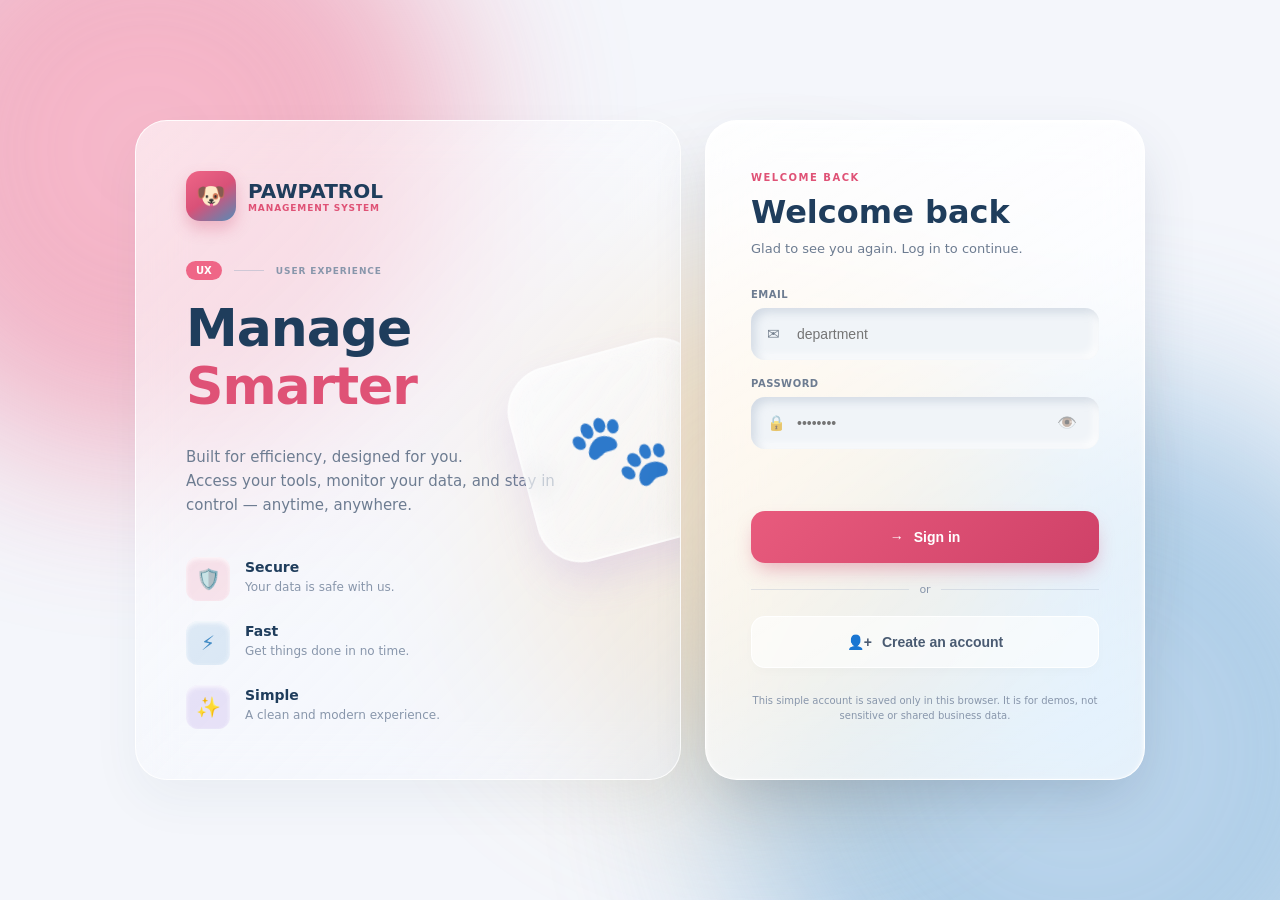
<file: index.html>
<!DOCTYPE html>
<html lang="en">

<head>
    <meta charset="UTF-8">
    <meta name="viewport" content="width=device-width, initial-scale=1.0">

    <title>PAWPATROL - Management System</title>

    <link rel="stylesheet" href="style.css">
    <style>
        .dashboard-page header {
            box-shadow: 0 4px 18px rgba(35, 71, 107, 0.06);
        }

        .dashboard-page aside {
            padding-top: 10px;
            background: linear-gradient(180deg, #fff 0%, #fffafd 100%);
        }

        .dashboard-page aside a {
            position: relative;
            overflow: hidden;
            transition: background 180ms ease, color 180ms ease, transform 180ms ease, box-shadow 180ms ease, padding-left 180ms ease, filter 180ms ease;
        }

        .dashboard-page aside a::before {
            content: "";
            position: absolute;
            inset: 0;
            background: linear-gradient(120deg, rgba(255,255,255,0.85) 0%, rgba(255,255,255,0.18) 35%, rgba(255,255,255,0.02) 100%);
            opacity: 0;
            transform: translateX(-110%);
            transition: transform 260ms ease, opacity 200ms ease;
            pointer-events: none;
        }

        .dashboard-page aside a:hover::before {
            opacity: 1;
            transform: translateX(110%);
        }

        .dashboard-page aside a:not(.active):hover {
            padding-left: 31px;
            background: linear-gradient(90deg, rgba(223, 82, 118, 0.06), rgba(255,255,255,0.8));
            box-shadow: inset 0 0 0 1px rgba(223, 82, 118, 0.06);
            transform: translateX(3px);
            filter: brightness(1.04);
        }

        .dashboard-page aside a:active,
        .dashboard-page aside a.nav-pressed {
            transform: scale(0.98);
            box-shadow: inset 0 0 0 1px rgba(223, 82, 118, 0.12);
        }

        .dashboard-page main > h2 {
            color: #23476b;
            letter-spacing: 0.04em;
        }

        .dashboard-welcome {
            position: relative;
            display: flex;
            align-items: center;
            justify-content: space-between;
            min-height: 112px;
            margin: -4px 0 26px;
            padding: 22px 28px;
            overflow: hidden;
            border: 1px solid rgba(223, 82, 118, 0.12);
            border-radius: 16px;
            background:
                radial-gradient(circle at 88% 15%, rgba(255, 255, 255, 0.72), transparent 26%),
                linear-gradient(115deg, #fff2f5 0%, #f2f7ff 55%, #fff8ec 100%);
            box-shadow: 0 9px 26px rgba(35, 71, 107, 0.07);
            animation: dashboard-rise-in 480ms ease-out both;
        }

        .dashboard-welcome::after {
            position: absolute;
            right: 28px;
            bottom: -29px;
            color: rgba(223, 82, 118, 0.11);
            content: "🐾";
            font-size: 104px;
            line-height: 1;
            transform: rotate(-16deg);
            pointer-events: none;
        }

        .dashboard-welcome-copy {
            position: relative;
            z-index: 1;
        }

        .dashboard-welcome-label {
            display: inline-block;
            margin-bottom: 7px;
            color: #c54468;
            font-size: 11px;
            font-weight: 700;
            letter-spacing: 0.12em;
        }

        .dashboard-welcome h2 {
            margin: 0;
            color: #23476b;
            font-size: 27px;
            letter-spacing: 0.025em;
        }

        .dashboard-intro {
            margin: 6px 0 0;
            color: #586b82;
            font-size: 14px;
        }

        .dashboard-page .cards {
            margin-top: 0;
        }

        .card {
            position: relative;
            overflow: hidden;
            border: 1px solid rgba(35, 71, 107, 0.06);
            box-shadow: 0 5px 16px rgba(35, 71, 107, 0.055);
            animation: dashboard-rise-in 420ms both;
        }

        .card:nth-child(2) { animation-delay: 70ms; }
        .card:nth-child(3) { animation-delay: 140ms; }
        .card:nth-child(4) { animation-delay: 210ms; }

        .card::after {
            position: absolute;
            top: -34px;
            right: -26px;
            width: 105px;
            height: 105px;
            border-radius: 50%;
            background: currentColor;
            content: "";
            opacity: 0.045;
            pointer-events: none;
            transition: transform 220ms ease, opacity 220ms ease;
        }

        .card:hover {
            transform: translateY(-4px);
            box-shadow: 0 13px 25px rgba(35, 71, 107, 0.12);
        }

        .card:hover::after {
            transform: scale(1.35);
            opacity: 0.075;
        }

        .card.pink { color: #df5276; border-top: 3px solid #df5276; }
        .card.blue { color: #438cc5; border-top: 3px solid #438cc5; }
        .card.green { color: #58a850; border-top: 3px solid #66b85d; }
        .card.orange { color: #d9942e; border-top: 3px solid #e9a23d; }

        .card .icon {
            transition: transform 220ms ease, box-shadow 220ms ease;
        }

        .card:hover .icon {
            transform: rotate(-7deg) scale(1.08);
            box-shadow: 0 6px 12px rgba(35, 71, 107, 0.14);
        }

        .card span { color: #697586; }
        .card strong { color: #25354a; font-size: 27px; }

        .card.dashboard-card-click {
            animation: dashboard-card-tap 240ms ease-out;
        }

        @keyframes dashboard-card-tap {
            45% { transform: scale(0.97); }
            100% { transform: scale(1); }
        }

        @keyframes dashboard-rise-in {
            from { opacity: 0; transform: translateY(12px); }
            to { opacity: 1; transform: translateY(0); }
        }

        .dashboard-page .tables > section,
        .dashboard-page .dashboard-shop-info {
            border: 1px solid rgba(35, 71, 107, 0.06);
            border-radius: 12px;
            box-shadow: 0 5px 18px rgba(35, 71, 107, 0.055);
            animation: dashboard-rise-in 500ms 180ms both;
            transition: box-shadow 180ms ease, transform 180ms ease;
        }

        .dashboard-page .tables > section:hover,
        .dashboard-page .dashboard-shop-info:hover {
            transform: translateY(-2px);
            box-shadow: 0 10px 24px rgba(35, 71, 107, 0.09);
        }

        .dashboard-page section h3 {
            color: #23476b;
            border-bottom-color: #edf0f4;
        }

        .dashboard-page tbody tr {
            transition: background 160ms ease, transform 160ms ease;
        }

        .dashboard-page tbody tr:hover {
            background: #fff7f9;
        }

        .dashboard-page .dashboard-shop-info {
            margin-top: 25px;
            border-left: 4px solid #df5276;
        }

        .dashboard-page .dashboard-shop-details p {
            transition: background 160ms ease, padding 160ms ease;
        }

        .dashboard-page .dashboard-shop-details p:hover {
            padding-right: 8px;
            padding-left: 8px;
            border-radius: 6px;
            background: #fff7f9;
        }

        .dashboard-click-feedback {
            animation: dashboard-click-feedback 300ms ease-out;
        }

        .dashboard-page aside a.nav-pressed {
            animation: dashboard-sidebar-press 200ms ease-out;
        }

        @keyframes dashboard-sidebar-press {
            35% { transform: scale(0.98); box-shadow: 0 0 0 4px rgba(223, 82, 118, 0.12); }
            100% { transform: scale(1); box-shadow: 0 0 0 0 rgba(223, 82, 118, 0); }
        }

        @keyframes dashboard-click-feedback {
            35% { transform: scale(0.96); box-shadow: 0 0 0 4px rgba(223, 82, 118, 0.16); }
            100% { transform: scale(1); box-shadow: 0 0 0 0 rgba(223, 82, 118, 0); }
        }

        .cards { align-items: start; }
        .dashboard-card-content { flex: 1; min-width: 0; }

        .dashboard-view-details {
            display: inline-flex;
            align-items: center;
            margin-top: 8px;
            padding: 5px 10px;
            border: 1px solid currentColor;
            border-radius: 20px;
            font-family: inherit;
            font-size: 11px;
            font-weight: bold;
            color: #df5276;
            background: #fff7f9;
            cursor: pointer;
            transition: transform 160ms ease, box-shadow 160ms ease;
        }

        .dashboard-view-details:hover {
            transform: translateY(-1px);
            box-shadow: 0 3px 8px rgba(35, 71, 107, 0.12);
        }

        .dashboard-view-details:active { transform: scale(0.96); }
        .dashboard-view-details:focus-visible { outline: 2px solid currentColor; outline-offset: 3px; }

        .blue .dashboard-view-details { color: #438cc5; background: #f3f8fc; }
        .green .dashboard-view-details { color: #4b9d45; background: #f3faf2; }
        .orange .dashboard-view-details { color: #b97817; background: #fff8ed; }

        .dashboard-card-details {
            width: 100%;
            min-width: 0;
            margin-top: 20px;
            padding: 20px;
            border: 1px solid #dce5ef;
            border-radius: 12px;
            background: linear-gradient(145deg, #fff, #f5f8fc);
            box-shadow: 0 8px 22px rgba(35, 71, 107, 0.09);
            color: #26364a;
            font-family: "Segoe UI", Arial, sans-serif;
            cursor: default;
        }

        .dashboard-card-details[hidden] { display: none; }
        .dashboard-card-details:not([hidden]) { animation: dashboard-detail-enter 200ms ease-out; }

        @keyframes dashboard-detail-enter {
            from { opacity: 0; transform: translateY(8px); }
            to { opacity: 1; transform: translateY(0); }
        }

        .dashboard-detail-heading {
            display: flex;
            justify-content: space-between;
            align-items: center;
            gap: 12px;
            margin-bottom: 14px;
            color: #23476b;
            font-size: 15px;
            font-weight: bold;
            letter-spacing: 0.06em;
            text-transform: uppercase;
        }

        .dashboard-detail-count {
            padding: 5px 11px;
            border-radius: 20px;
            color: #1f456b;
            background: #e5eff8;
            font-size: 13px;
            font-weight: 700;
            letter-spacing: normal;
            white-space: nowrap;
        }

        .dashboard-detail-list {
            display: grid;
            grid-template-columns: repeat(auto-fit, minmax(min(100%, 240px), 1fr));
            gap: 12px;
            max-height: 360px;
            overflow-y: auto;
            padding: 2px 4px 4px 2px;
        }

        .dashboard-detail-item {
            display: flex;
            justify-content: space-between;
            align-items: flex-start;
            gap: 14px;
            min-width: 0;
            min-height: 76px;
            padding: 14px;
            border: 1px solid #e2e9f0;
            border-radius: 10px;
            background: #fff;
            box-shadow: 0 2px 7px rgba(35, 71, 107, 0.04);
            transition: transform 160ms ease, box-shadow 160ms ease, border-color 160ms ease;
        }

        .dashboard-detail-item:hover {
            transform: translateY(-2px);
            border-color: #cbd9e8;
            box-shadow: 0 6px 14px rgba(35, 71, 107, 0.09);
        }

        .dashboard-detail-item-copy { min-width: 0; flex: 1; }
        .dashboard-detail-item strong, .dashboard-detail-item small { display: block; overflow-wrap: anywhere; }

        .dashboard-detail-item strong {
            color: #24364b;
            font-size: 15px;
            font-weight: 700;
            line-height: 1.4;
        }

        .dashboard-detail-item small {
            margin-top: 5px;
            color: #526174;
            font-size: 13px;
            line-height: 1.5;
        }

        .dashboard-detail-tag {
            flex-shrink: 0;
            max-width: 40%;
            padding: 6px 10px;
            border-radius: 16px;
            color: #21476d;
            background: #eaf2f9;
            font-size: 12px;
            font-weight: 700;
            line-height: 1.4;
            text-align: center;
            overflow-wrap: anywhere;
        }

        .dashboard-detail-empty {
            margin: 0;
            padding: 20px;
            border: 1px dashed #cbd7e3;
            border-radius: 9px;
            color: #526174;
            background: #fff;
            font-size: 14px;
            font-weight: 600;
            text-align: center;
        }

        @media (max-width: 700px) {
            .dashboard-card-details { padding: 14px; }
            .dashboard-detail-list { grid-template-columns: 1fr; max-height: 320px; }
            .dashboard-welcome { min-height: 100px; padding: 18px 20px; }
            .dashboard-welcome h2 { font-size: 22px; }
            .dashboard-welcome::after { right: 8px; font-size: 76px; }
        }

        @media (prefers-reduced-motion: reduce) {
            .dashboard-page *, .dashboard-view-details, .dashboard-card-details:not([hidden]) {
                animation-duration: 0.01ms !important;
                animation-iteration-count: 1 !important;
                scroll-behavior: auto !important;
                transition-duration: 0.01ms !important;
            }
        }
    </style>
    <script defer src="local-auth.js"></script>
</head>

<body class="dashboard-page" data-requires-login style="visibility: hidden;">

    <!-- HEADER -->
    <header>
        <div class="logo">
            <div class="logo-circle">🐶</div>
            <div class="logo-text">
                <h1>PAWPATROL</h1>
                <span>MANAGEMENT SYSTEM</span>
            </div>
        </div>

        <!-- INTERACTIVE PROFILE WITH DROPDOWN -->
        <div class="admin-profile-wrapper">
            <button class="admin-profile-btn" id="profileToggleBtn" type="button">
                <div class="admin-info">
                    <strong id="currentUserEmail">Employee</strong>
                    <small>Signed in</small>
                </div>
                <div class="profile-avatar">
                    🐶
                </div>
                <svg class="dropdown-arrow" width="16" height="16" viewBox="0 0 24 24" fill="none" stroke="currentColor" stroke-width="2"><path d="M6 9l6 6 6-6"/></svg>
            </button>
            
            <!-- Dropdown Menu -->
            <div class="profile-dropdown-menu" id="profileDropdownMenu">
                <button id="logoutTriggerBtn" class="dropdown-logout-btn" type="button">
                    <svg width="16" height="16" viewBox="0 0 24 24" fill="none" stroke="currentColor" stroke-width="2"><path d="M9 21H5a2 2 0 0 1-2-2V5a2 2 0 0 1 2-2h4"></path><polyline points="16 17 21 12 16 7"></polyline><line x1="21" y1="12" x2="9" y2="12"></line></svg>
                    Sign out
                </button>
            </div>
        </div>
    </header>

    <!-- MAIN LAYOUT -->
    <div class="layout">
        <!-- SIDEBAR -->
        <aside>
            <a href="index.html" class="active">🏠 Dashboard</a>
            <a href="pets.html">🐾 Pets</a>
            <a href="products.html">📦 Products</a>
            <a href="customers.html">👥 Customers</a>
            <a href="sales.html">💰 Sales</a>
            <a href="inventory.html">📊 Inventory</a>
            <a href="employees.html">👨‍💼 Employees</a>
            <a href="reports.html">📈 Reports</a>
            <a href="settings.html">⚙️ Settings</a>
            
            <!-- IDINAGDAG NA SIGN OUT SA SIDEBAR -->
            <button id="sidebarLogoutBtn" class="logout-button" type="button" style="margin-top: auto;">
                <svg width="20" height="20" viewBox="0 0 24 24" fill="none" stroke="currentColor" stroke-width="2"><path d="M9 21H5a2 2 0 0 1-2-2V5a2 2 0 0 1 2-2h4"></path><polyline points="16 17 21 12 16 7"></polyline><line x1="21" y1="12" x2="9" y2="12"></line></svg>
                Sign out
            </button>
        </aside>

        <!-- DASHBOARD CONTENT -->
        <main>
            <section class="dashboard-welcome">
                <div class="dashboard-welcome-copy">
                    <span class="dashboard-welcome-label">PAWPATROL · SHOP OVERVIEW</span>
                    <h2>DASHBOARD</h2>
                    <p class="dashboard-intro">Your shop at a glance — everything is looking good.</p>
                </div>
            </section>

            <!-- STATISTICS CARDS -->
            <div class="cards">
                <div class="card pink">
                    <div class="icon">🐶</div>
                    <div class="dashboard-card-content">
                        <span>Total Pets</span>
                        <strong id="totalPets">0</strong>
                        <button class="dashboard-view-details" type="button" data-metric="pets" aria-expanded="false" aria-controls="dashboardMetricDetails">View Details</button>
                    </div>
                </div>

                <div class="card blue">
                    <div class="icon">📦</div>
                    <div class="dashboard-card-content">
                        <span>Total Products</span>
                        <strong id="totalProducts">0</strong>
                        <button class="dashboard-view-details" type="button" data-metric="products" aria-expanded="false" aria-controls="dashboardMetricDetails">View Details</button>
                    </div>
                </div>

                <div class="card green">
                    <div class="icon">👤</div>
                    <div class="dashboard-card-content">
                        <span>Total Customers</span>
                        <strong id="totalCustomers">0</strong>
                        <button class="dashboard-view-details" type="button" data-metric="customers" aria-expanded="false" aria-controls="dashboardMetricDetails">View Details</button>
                    </div>
                </div>

                <div class="card orange">
                    <div class="icon">💰</div>
                    <div class="dashboard-card-content">
                        <span>Today's Sales</span>
                        <strong id="todaySales">₱0.00</strong>
                        <button class="dashboard-view-details" type="button" data-metric="sales" aria-expanded="false" aria-controls="dashboardMetricDetails">View Details</button>
                    </div>
                </div>
            </div>

            <section class="dashboard-card-details" id="dashboardMetricDetails" aria-live="polite" hidden></section>

            <!-- TABLES -->
            <div class="tables">
                <section>
                    <h3>🛒 Recent Sales</h3>
                    <table>
                        <thead>
                            <tr>
                                <th>Invoice No.</th>
                                <th>Customer</th>
                                <th>Amount</th>
                                <th>Date</th>
                            </tr>
                        </thead>
                        <tbody id="recentSalesBody"></tbody>
                    </table>
                </section>

                <section>
                    <h3>⚠️ Low Stock Products</h3>
                    <table>
                        <thead>
                            <tr>
                                <th>Product Name</th>
                                <th>Stock</th>
                                <th>Status</th>
                            </tr>
                        </thead>
                        <tbody id="lowStockBody"></tbody>
                    </table>
                </section>
            </div>

            <section class="dashboard-shop-info">
                <h3>System Information</h3>
                <div class="dashboard-shop-details">
                    <p><strong>Pet Shop Name</strong><span id="dashboardShopName">Happy Paws Pet Shop</span></p>
                    <p><strong>Address</strong><span id="dashboardShopAddress">123 Pet Street, Animal City</span></p>
                    <p><strong>Contact No.</strong><span id="dashboardShopPhone">0912-345-6789</span></p>
                    <p><strong>Email</strong><span id="dashboardShopEmail">happypawspetshop@gmail.com</span></p>
                </div>
            </section>
        </main>
    </div>

    <!-- LOGOUT CONFIRMATION MODAL (CUSTOM) -->
    <div id="logoutConfirmModal" class="custom-modal-overlay">
        <div class="custom-modal-content">
            <div class="custom-modal-icon">⚠️</div>
            <h3>Are you sure?</h3>
            <p>Do you really want to sign out? You will need to enter your credentials again.</p>
            <div class="custom-modal-buttons">
                <button id="cancelLogoutBtn" class="custom-btn cancel">Cancel</button>
                <!-- Ito yung original na ID na hinahanap ng local-auth.js -->
                <button id="logoutButton" class="custom-btn confirm">Yes, Sign out</button>
            </div>
        </div>
    </div>

    <!-- JAVASCRIPT LOGIC -->
    <script>
        document.addEventListener("click", (event) => {
            if (!(event.target instanceof Element)) return;

            const control = event.target.closest("button, a, input, select, textarea, [role='button']");
            if (!control || control.matches(":disabled")) return;

            control.classList.remove("dashboard-click-feedback");
            void control.offsetWidth;
            control.classList.add("dashboard-click-feedback");

            if (control.matches("aside a")) {
                control.classList.remove("nav-pressed");
                void control.offsetWidth;
                control.classList.add("nav-pressed");
            }
        });

        document.addEventListener("animationend", (event) => {
            if (event.animationName === "dashboard-click-feedback" && event.target instanceof Element) {
                event.target.classList.remove("dashboard-click-feedback");
            }
            if (event.animationName === "dashboard-card-tap" && event.target instanceof Element) {
                event.target.classList.remove("dashboard-card-click");
            }
            if (event.target instanceof Element && event.target.classList.contains("nav-pressed")) {
                event.target.classList.remove("nav-pressed");
            }
        });

        const DASHBOARD_STORAGE_KEYS = {
            pets: "petShopPets",
            products: "petShopProducts",
            customers: "petShopCustomers",
            sales: "petShopSales"
        };

        const DASHBOARD_DEFAULTS = {
            pets: [
                { id: "PET-001", name: "Buddy", type: "Dog", breed: "Golden Retriever", age: "2", gender: "Male", status: "Available" },
                { id: "PET-002", name: "Mimi", type: "Cat", breed: "Persian", age: "1", gender: "Female", status: "Available" },
                { id: "PET-003", name: "Max", type: "Dog", breed: "Beagle", age: "3", gender: "Male", status: "Sold" },
                { id: "PET-004", name: "Luna", type: "Cat", breed: "Siamese", age: "2", gender: "Female", status: "Available" }
            ],
            products: [
                { id: "PROD-001", name: "Royal Canin Kitten", category: "Food", price: 850, stock: 3 },
                { id: "PROD-002", name: "Dog Chew Bones", category: "Treats", price: 150, stock: 2 },
                { id: "PROD-003", name: "Whiskas Tuna 400g", category: "Food", price: 120, stock: 4 },
                { id: "PROD-004", name: "Cat Litter 5kg", category: "Grooming", price: 320, stock: 5 },
                { id: "PROD-005", name: "Pedigree Adult 1kg", category: "Food", price: 280, stock: 6 }
            ],
            customers: [
                { id: "CUST-001", name: "Juan Dela Cruz", phone: "0912-345-6789", email: "juan@example.com", address: "123 Main Street" },
                { id: "CUST-002", name: "Maria Santos", phone: "0917-234-5678", email: "maria@example.com", address: "45 Mabini Avenue" },
                { id: "CUST-003", name: "Pedro Reyes", phone: "0920-456-7890", email: "pedro@example.com", address: "8 Rizal Street" }
            ],
            sales: []
        };

        function readDashboardList(name) {
            const key = DASHBOARD_STORAGE_KEYS[name];
            const storedValue = localStorage.getItem(key);
            const list = storedValue === null ? DASHBOARD_DEFAULTS[name] : JSON.parse(storedValue);
            if (!Array.isArray(list)) throw new Error(`The saved data in "${key}" is not a valid list.`);
            return list;
        }

        function appendDashboardCell(row, value) {
            const cell = document.createElement("td");
            cell.textContent = value;
            row.appendChild(cell);
        }

        function showDashboardMessage(tableBody, message, columnCount) {
            const row = document.createElement("tr");
            const cell = document.createElement("td");
            cell.colSpan = columnCount;
            cell.textContent = message;
            cell.style.color = "#777";
            row.appendChild(cell);
            tableBody.appendChild(row);
        }

        function formatDashboardCurrency(value) {
            return `₱${Number(value).toLocaleString("en-PH", { minimumFractionDigits: 2, maximumFractionDigits: 2 })}`;
        }

        function isToday(dateValue) {
            const date = new Date(dateValue);
            const today = new Date();
            return !Number.isNaN(date.getTime()) && date.getFullYear() === today.getFullYear() && date.getMonth() === today.getMonth() && date.getDate() === today.getDate();
        }

        const dashboardPets = readDashboardList("pets");
        const dashboardProducts = readDashboardList("products");
        const dashboardCustomers = readDashboardList("customers");
        const dashboardSales = readDashboardList("sales");

        document.getElementById("totalPets").textContent = String(dashboardPets.length);
        document.getElementById("totalProducts").textContent = String(dashboardProducts.length);
        document.getElementById("totalCustomers").textContent = String(dashboardCustomers.length);

        const todaysSalesTotal = dashboardSales.filter((sale) => isToday(sale.date)).reduce((total, sale) => total + Number(sale.total), 0);
        document.getElementById("todaySales").textContent = formatDashboardCurrency(todaysSalesTotal);

        const dashboardSettingsValue = localStorage.getItem("petShopSettings");
        if (dashboardSettingsValue !== null) {
            const dashboardSettings = JSON.parse(dashboardSettingsValue);
            if (!dashboardSettings || typeof dashboardSettings !== "object" || Array.isArray(dashboardSettings)) {
                throw new Error('The saved shop settings in "petShopSettings" are invalid.');
            }

            document.getElementById("dashboardShopName").textContent = dashboardSettings.shopName || "Happy Paws Pet Shop";
            document.getElementById("dashboardShopAddress").textContent = dashboardSettings.address || "123 Pet Street, Animal City";
            document.getElementById("dashboardShopPhone").textContent = dashboardSettings.phone || "0912-345-6789";
            document.getElementById("dashboardShopEmail").textContent = dashboardSettings.email || "happypawspetshop@gmail.com";
        }

        const recentSalesBody = document.getElementById("recentSalesBody");
        const recentSales = [...dashboardSales].sort((first, second) => new Date(second.date).getTime() - new Date(first.date).getTime()).slice(0, 5);

        if (recentSales.length === 0) {
            showDashboardMessage(recentSalesBody, "No sales recorded yet.", 4);
        } else {
            recentSales.forEach((sale) => {
                const row = document.createElement("tr");
                appendDashboardCell(row, sale.id);
                appendDashboardCell(row, sale.customerName);
                appendDashboardCell(row, formatDashboardCurrency(sale.total));
                const date = new Date(sale.date);
                appendDashboardCell(row, Number.isNaN(date.getTime()) ? "Invalid date" : date.toLocaleDateString());
                recentSalesBody.appendChild(row);
            });
        }

        const lowStockBody = document.getElementById("lowStockBody");
        const lowStockProducts = dashboardProducts.filter((product) => Number(product.stock) <= 5);

        if (lowStockProducts.length === 0) {
            showDashboardMessage(lowStockBody, "No low stock products.", 3);
        } else {
            lowStockProducts.forEach((product) => {
                const row = document.createElement("tr");
                appendDashboardCell(row, product.name);
                appendDashboardCell(row, String(product.stock));
                const statusCell = document.createElement("td");
                statusCell.className = "low";
                statusCell.textContent = Number(product.stock) === 0 ? "Out of Stock" : "Low Stock";
                row.appendChild(statusCell);
                lowStockBody.appendChild(row);
            });
        }

        function createDashboardDetailItem(item) {
            const row = document.createElement("div");
            row.className = "dashboard-detail-item";
            const copy = document.createElement("div");
            copy.className = "dashboard-detail-item-copy";
            const title = document.createElement("strong");
            title.textContent = item.title;
            copy.appendChild(title);
            const subtitle = document.createElement("small");
            subtitle.textContent = item.subtitle;
            copy.appendChild(subtitle);
            row.appendChild(copy);
            const tag = document.createElement("span");
            tag.className = "dashboard-detail-tag";
            tag.textContent = item.tag;
            row.appendChild(tag);
            return row;
        }

        function renderDashboardMetricDetails(metricKey, detailsPanel) {
            const metricConfig = {
                pets: { title: "Pet Records", items: dashboardPets.map((pet) => ({ title: pet.name, subtitle: [pet.type, pet.breed, pet.age ? `${pet.age} yr` : ""].filter(Boolean).join(" · "), tag: pet.status || "Unlisted" })) },
                products: { title: "Product Stock", items: dashboardProducts.map((product) => ({ title: product.name, subtitle: `${product.category || "Product"} · ${formatDashboardCurrency(product.price)}`, tag: `${product.stock} in stock` })) },
                customers: { title: "Customer Directory", items: dashboardCustomers.map((customer) => ({ title: customer.name, subtitle: [customer.email, customer.phone].filter(Boolean).join(" · "), tag: customer.id || "Customer" })) },
                sales: { title: "Sales Today", items: dashboardSales.filter((sale) => isToday(sale.date)).map((sale) => { const date = new Date(sale.date); return { title: sale.customerName || "Walk-in Customer", subtitle: `${sale.id || "Sale"}${Number.isNaN(date.getTime()) ? "" : ` · ${date.toLocaleTimeString([], { hour: "numeric", minute: "2-digit" })}`}`, tag: formatDashboardCurrency(sale.total) }; }) }
            };

            const config = metricConfig[metricKey];
            if (!config) return;

            detailsPanel.replaceChildren();
            const heading = document.createElement("div");
            heading.className = "dashboard-detail-heading";
            heading.append(document.createTextNode(config.title));
            const count = document.createElement("span");
            count.className = "dashboard-detail-count";
            count.textContent = `${config.items.length} ${config.items.length === 1 ? "record" : "records"}`;
            heading.appendChild(count);
            detailsPanel.appendChild(heading);

            if (config.items.length === 0) {
                const emptyMessage = document.createElement("p");
                emptyMessage.className = "dashboard-detail-empty";
                emptyMessage.textContent = "No records to show right now.";
                detailsPanel.appendChild(emptyMessage);
                return;
            }

            const list = document.createElement("div");
            list.className = "dashboard-detail-list";
            config.items.forEach((item) => list.appendChild(createDashboardDetailItem(item)));
            detailsPanel.appendChild(list);
        }

        document.querySelectorAll(".dashboard-view-details[data-metric]").forEach((button) => {
            const detailsPanel = document.getElementById(button.getAttribute("aria-controls"));
            button.addEventListener("click", () => {
                const isExpanded = button.getAttribute("aria-expanded") === "true";
                document.querySelectorAll(".dashboard-view-details[data-metric]").forEach((otherButton) => {
                    if (otherButton !== button) otherButton.setAttribute("aria-expanded", "false");
                });
                button.setAttribute("aria-expanded", String(!isExpanded));
                detailsPanel.hidden = isExpanded;
                if (!isExpanded) renderDashboardMetricDetails(button.dataset.metric, detailsPanel);
            });
        });
    </script>
</body>
</html>
</file>
<file: style.css>
/* =========================================
   RESET & BASE
========================================= */
* {
    box-sizing: border-box;
    margin: 0;
    padding: 0;
}

body {
    font-family: "Segoe UI", system-ui, -apple-system, sans-serif;
    background-color: #f4f7fb; /* Light cool gray background */
    background-image: radial-gradient(circle at 10% 10%, rgba(255, 173, 196, 0.08), transparent 40%);
    color: #2b3950;
    min-height: 100vh;
    -webkit-font-smoothing: antialiased;
}

/* =========================================
   HEADER
========================================= */
header {
    height: 80px;
    background: #ffffff;
    display: flex;
    align-items: center;
    justify-content: space-between;
    padding: 0 30px;
    border-bottom: 1px solid #edf2f7;
    position: sticky;
    top: 0;
    z-index: 100;
}

.logo {
    display: flex;
    align-items: center;
    gap: 12px;
}

.logo-circle {
    width: 45px;
    height: 45px;
    background: linear-gradient(135deg, #f44c78, #b82b6d);
    border-radius: 12px;
    display: flex;
    align-items: center;
    justify-content: center;
    font-size: 24px;
    color: white;
    box-shadow: 0 4px 12px rgba(184, 43, 109, 0.3);
}

.logo-text h1 {
    color: #1a202c;
    font-size: 22px;
    font-weight: 800;
    letter-spacing: 0.5px;
    line-height: 1;
}

.logo-text span {
    color: #f44c78;
    font-weight: 700;
    font-size: 9px;
    letter-spacing: 1.5px;
    margin-top: 3px;
    display: block;
}

.admin {
    display: flex;
    flex-direction: column;
    text-align: right;
}

.admin strong {
    font-size: 13px;
    color: #1a202c;
}

.admin small {
    color: #718096;
    font-size: 11px;
}

/* =========================================
   LAYOUT
========================================= */
.layout {
    display: flex;
    min-height: calc(100vh - 80px);
}

/* =========================================
   SIDEBAR
========================================= */
aside {
    width: 260px;
    background: #ffffff;
    border-right: 1px solid #edf2f7;
    padding: 24px 16px;
    display: flex;
    flex-direction: column;
    gap: 8px;
    flex-shrink: 0;
}

aside a {
    display: flex;
    align-items: center;
    gap: 14px;
    padding: 12px 20px;
    color: #4a5568;
    text-decoration: none;
    font-weight: 600;
    font-size: 14px;
    border-radius: 12px;
    transition: all 0.2s;
}

aside a:hover {
    background: #f8fafc;
    color: #f44c78;
}

/* Active Pink Button */
aside .active {
    background: linear-gradient(135deg, #f44c78, #d63264);
    color: white;
    box-shadow: 0 6px 16px rgba(244, 76, 120, 0.3);
}

aside .active:hover {
    background: linear-gradient(135deg, #e03d68, #c42655);
}

.logout-button {
    margin-top: auto;
    display: flex;
    align-items: center;
    gap: 14px;
    padding: 12px 20px;
    border: none;
    background: transparent;
    color: #a0aec0;
    font-weight: 600;
    font-size: 14px;
    border-radius: 12px;
    cursor: pointer;
    text-align: left;
    transition: all 0.2s;
}

.logout-button:hover {
    background: #fff5f7;
    color: #f44c78;
}

/* =========================================
   MAIN CONTENT
========================================= */
main {
    flex: 1;
    padding: 30px 40px;
    overflow-x: auto;
}

/* =========================================
   WELCOME BANNER
========================================= */
.dashboard-welcome {
    background: linear-gradient(110deg, #fff0f5 0%, #f0f4ff 100%);
    border-radius: 20px;
    padding: 35px 40px;
    margin-bottom: 25px;
    position: relative;
    overflow: hidden;
    border: 1px solid rgba(255,255,255,0.8);
    box-shadow: 0 4px 20px rgba(0,0,0,0.02);
    display: flex;
    justify-content: space-between;
    align-items: center;
}

.dashboard-welcome::after {
    content: "Healthy Pets\A Happy Lives ♡";
    white-space: pre-wrap;
    position: absolute;
    right: 40px;
    top: 40px;
    font-family: 'Comic Sans MS', cursive, sans-serif;
    color: #b794f4;
    font-size: 22px;
    line-height: 1.2;
    text-align: right;
    transform: rotate(-5deg);
    z-index: 1;
}

.dashboard-welcome::before {
    content: "🐶";
    position: absolute;
    right: 150px;
    bottom: -15px;
    font-size: 120px;
    z-index: 1;
    filter: drop-shadow(0 5px 15px rgba(0,0,0,0.1));
}

.dashboard-welcome-copy {
    position: relative;
    z-index: 2;
    max-width: 60%;
}

.dashboard-welcome-label {
    color: #f44c78;
    font-size: 11px;
    font-weight: 800;
    letter-spacing: 1px;
    margin-bottom: 8px;
    display: block;
}

.dashboard-welcome h2 {
    font-size: 32px;
    color: #1a202c;
    font-weight: 900;
    margin-bottom: 8px;
}

.dashboard-intro {
    color: #4a5568;
    font-size: 14px;
}

/* =========================================
   STAT CARDS
========================================= */
.cards {
    display: grid;
    grid-template-columns: repeat(4, 1fr);
    gap: 20px;
    margin-bottom: 25px;
    align-items: stretch;
}

.card {
    background: #ffffff;
    border-radius: 16px;
    padding: 20px;
    display: flex;
    align-items: flex-start;
    gap: 15px;
    border: 1px solid #edf2f7;
    box-shadow: 0 4px 15px rgba(0, 0, 0, 0.02);
    position: relative;
    overflow: hidden;
    transition: transform 0.2s ease, box-shadow 0.2s ease;
}

.card:hover {
    transform: translateY(-3px);
    box-shadow: 0 10px 25px rgba(0, 0, 0, 0.05);
}

/* Colored Top Borders */
.card::before {
    content: '';
    position: absolute;
    top: 0;
    left: 0;
    width: 100%;
    height: 3px;
}

.card.pink::before { background: #f44c78; }
.card.blue::before { background: #3182ce; }
.card.green::before { background: #38a169; }
.card.orange::before { background: #dd6b20; }

/* Static Icons with Circle Background */
.card .icon {
    width: 44px;
    height: 44px;
    border-radius: 12px;
    display: flex;
    align-items: center;
    justify-content: center;
    font-size: 20px;
    flex-shrink: 0;
    color: white;
}

.card.pink .icon { background: #f44c78; }
.card.blue .icon { background: #3182ce; }
.card.green .icon { background: #38a169; }
.card.orange .icon { background: #dd6b20; }

.dashboard-card-content {
    display: flex;
    flex-direction: column;
    flex: 1;
    position: relative;
    z-index: 2;
}

.card span {
    font-size: 12px;
    font-weight: 600;
    color: #718096;
    margin-bottom: 4px;
}

.card strong {
    font-size: 28px;
    font-weight: 800;
    color: #1a202c;
    line-height: 1.2;
}

/* Fake Trend Charts via CSS */
.card::after {
    position: absolute;
    bottom: 10px;
    right: 15px;
    width: 60px;
    height: 30px;
    content: "";
    background-repeat: no-repeat;
    background-size: contain;
    opacity: 0.5;
    z-index: 1;
}

.card.pink::after {
    background-image: url("data:image/svg+xml,%3Csvg viewBox='0 0 100 30' fill='none' stroke='%23f44c78' stroke-width='3' xmlns='http://www.w3.org/2000/svg'%3E%3Cpath d='M0 25 Q 20 25, 40 15 T 80 5 T 100 15'/%3E%3C/svg%3E");
}
.card.blue::after {
    background-image: url("data:image/svg+xml,%3Csvg viewBox='0 0 100 30' fill='none' stroke='%233182ce' stroke-width='3' xmlns='http://www.w3.org/2000/svg'%3E%3Cpath d='M0 25 Q 30 20, 50 10 T 100 5'/%3E%3C/svg%3E");
}
.card.green::after {
    background-image: url("data:image/svg+xml,%3Csvg viewBox='0 0 100 30' fill='none' stroke='%2338a169' stroke-width='3' xmlns='http://www.w3.org/2000/svg'%3E%3Cpath d='M0 25 Q 20 30, 50 15 T 100 10'/%3E%3C/svg%3E");
}
.card.orange::after {
    background-image: url("data:image/svg+xml,%3Csvg viewBox='0 0 100 30' fill='none' stroke='%23dd6b20' stroke-width='3' xmlns='http://www.w3.org/2000/svg'%3E%3Cpath d='M0 20 Q 20 10, 40 25 T 80 20 T 100 25'/%3E%3C/svg%3E");
}

/* Fake Trend Text */
.dashboard-card-content::after {
    font-size: 11px;
    font-weight: 700;
    margin-top: 4px;
    margin-bottom: 12px;
}
.card.pink .dashboard-card-content::after { content: "↑ +12% vs last month"; color: #38a169; }
.card.blue .dashboard-card-content::after { content: "↑ +8% vs last month"; color: #38a169; }
.card.green .dashboard-card-content::after { content: "↑ +33% vs last month"; color: #38a169; }
.card.orange .dashboard-card-content::after { content: "↓ 0% vs yesterday"; color: #e53e3e; }

/* Buttons */
.dashboard-view-details {
    display: inline-flex;
    align-items: center;
    padding: 6px 12px;
    border-radius: 20px;
    font-size: 11px;
    font-weight: 700;
    cursor: pointer;
    background: transparent;
    transition: all 0.2s;
    width: max-content;
    border: 1px solid;
}

.card.pink .dashboard-view-details { border-color: #f44c78; color: #f44c78; }
.card.blue .dashboard-view-details { border-color: #3182ce; color: #3182ce; }
.card.green .dashboard-view-details { border-color: #38a169; color: #38a169; }
.card.orange .dashboard-view-details { border-color: #dd6b20; color: #dd6b20; }

.dashboard-view-details:hover { color: white; }
.card.pink .dashboard-view-details:hover { background: #f44c78; }
.card.blue .dashboard-view-details:hover { background: #3182ce; }
.card.green .dashboard-view-details:hover { background: #38a169; }
.card.orange .dashboard-view-details:hover { background: #dd6b20; }

/* =========================================
   TABLES
========================================= */
.tables {
    display: grid;
    grid-template-columns: 1fr 1fr;
    gap: 20px;
}

.tables > section {
    background: #ffffff;
    border-radius: 16px;
    padding: 24px;
    border: 1px solid #edf2f7;
    box-shadow: 0 4px 15px rgba(0, 0, 0, 0.02);
    position: relative;
}

/* Table Headers */
.tables > section h3 {
    font-size: 16px;
    color: #1a202c;
    font-weight: 700;
    margin-bottom: 20px;
    padding-bottom: 15px;
    border-bottom: 1px solid #edf2f7;
    display: flex;
    align-items: center;
    gap: 10px;
}

/* "View All" Button injected via CSS */
.tables > section h3::after {
    content: "View All →";
    margin-left: auto;
    font-size: 11px;
    font-weight: 700;
    color: #4a5568;
    background: #f8fafc;
    border: 1px solid #edf2f7;
    padding: 4px 10px;
    border-radius: 20px;
    cursor: pointer;
}

.tables > section:nth-child(2) h3::after {
    color: #dd6b20;
    background: #fffaf0;
    border-color: #fefcbf;
}

/* Table Data */
table {
    width: 100%;
    border-collapse: collapse;
}

th {
    text-align: left;
    padding: 12px 10px;
    font-size: 11px;
    text-transform: uppercase;
    color: #4a5568;
    font-weight: 700;
    background: #f8fafc;
    border-bottom: none;
}

th:first-child { border-radius: 8px 0 0 8px; }
th:last-child { border-radius: 0 8px 8px 0; }

td {
    padding: 14px 10px;
    font-size: 13px;
    color: #4a5568;
    border-bottom: 1px solid #edf2f7;
}

tr:last-child td { border-bottom: none; }

/* Low Stock Status Pill */
td.low {
    color: #df5276;
    font-weight: 700;
}

td.low::before {
    content: "";
    display: inline-block;
    width: 6px;
    height: 6px;
    background: #df5276;
    border-radius: 50%;
    margin-right: 6px;
    vertical-align: middle;
}

/* System Info Card */
.dashboard-shop-info {
    background: #ffffff;
    border-radius: 16px;
    padding: 24px;
    border: 1px solid #edf2f7;
    box-shadow: 0 4px 15px rgba(0, 0, 0, 0.02);
    margin-top: 25px;
}

.dashboard-shop-info h3 {
    font-size: 16px;
    color: #1a202c;
    font-weight: 700;
    margin-bottom: 20px;
    padding-bottom: 15px;
    border-bottom: 1px solid #edf2f7;
}

.dashboard-shop-details {
    display: grid;
    grid-template-columns: repeat(2, 1fr);
    gap: 15px 30px;
}

.dashboard-shop-details p {
    display: flex;
    gap: 10px;
    font-size: 13px;
    color: #4a5568;
}

.dashboard-shop-details strong {
    min-width: 130px;
    color: #1a202c;
}

/* =========================================
   HIDDEN DETAILS PANEL
========================================= */
.dashboard-card-details {
    width: 100%;
    padding: 20px;
    border-radius: 16px;
    background: #ffffff;
    box-shadow: 0 8px 22px rgba(0,0,0,0.05);
    margin-bottom: 25px;
    border: 1px solid #edf2f7;
}

.dashboard-card-details[hidden] { display: none; }

.dashboard-detail-heading {
    display: flex;
    justify-content: space-between;
    align-items: center;
    margin-bottom: 15px;
    font-weight: 700;
    color: #1a202c;
}

.dashboard-detail-count {
    padding: 4px 10px;
    background: #edf2f7;
    border-radius: 20px;
    font-size: 12px;
    color: #4a5568;
}

.dashboard-detail-list {
    display: grid;
    grid-template-columns: repeat(auto-fit, minmax(240px, 1fr));
    gap: 12px;
}

.dashboard-detail-item {
    display: flex;
    justify-content: space-between;
    padding: 12px;
    border: 1px solid #edf2f7;
    border-radius: 10px;
    background: #f8fafc;
}

.dashboard-detail-item strong { font-size: 13px; color: #1a202c; }
.dashboard-detail-item small { font-size: 11px; color: #718096; }
.dashboard-detail-tag {
    background: #e2e8f0;
    padding: 4px 8px;
    border-radius: 6px;
    font-size: 11px;
    font-weight: 700;
}

/* =========================================
   RESPONSIVE
========================================= */
@media (max-width: 1200px) {
    .cards { grid-template-columns: repeat(2, 1fr); }
}

@media (max-width: 900px) {
    .tables { grid-template-columns: 1fr; }
}

@media (max-width: 768px) {
    .layout { flex-direction: column; }
    aside { width: 100%; flex-direction: row; overflow-x: auto; padding: 10px; border-right: none; border-bottom: 1px solid #edf2f7; }
    aside a, .logout-button { white-space: nowrap; padding: 10px 15px; }
    .logout-button { margin-top: 0; }
    .cards { grid-template-columns: 1fr; }
    header { padding: 0 20px; }
    main { padding: 20px; }
    .dashboard-welcome::after, .dashboard-welcome::before { display: none; }
    .dashboard-welcome-copy { max-width: 100%; }
}
/* =========================================
   MANAGEMENT PAGES & MODALS (Additional Styles)
========================================= */

/* PAGE HEADER (Para sa mga sub-pages) */
.page-header {
    display: flex;
    justify-content: space-between;
    align-items: center;
    margin-bottom: 25px;
    background: #ffffff;
    padding: 24px;
    border-radius: 16px;
    border: 1px solid #edf2f7;
    box-shadow: 0 4px 15px rgba(0, 0, 0, 0.02);
}

.page-header h2 {
    font-size: 24px;
    color: #1a202c;
    font-weight: 800;
    margin-bottom: 4px;
}

.page-header p {
    font-size: 13px;
    color: #718096;
}

/* ADD BUTTON (Gagamitin sa lahat ng pages) */
.add-button {
    background: linear-gradient(135deg, #f44c78, #d63264);
    color: white;
    border: none;
    padding: 12px 20px;
    border-radius: 10px;
    font-size: 14px;
    font-weight: 700;
    cursor: pointer;
    box-shadow: 0 4px 12px rgba(244, 76, 120, 0.25);
    transition: all 0.2s;
}

.add-button:hover {
    transform: translateY(-2px);
    box-shadow: 0 6px 16px rgba(244, 76, 120, 0.35);
}

/* SEARCH BOX */
.search-box {
    display: flex;
    gap: 12px;
    margin-bottom: 25px;
    background: #ffffff;
    padding: 12px;
    border-radius: 12px;
    border: 1px solid #edf2f7;
    box-shadow: 0 4px 15px rgba(0, 0, 0, 0.02);
}

.search-box input {
    flex: 1;
    padding: 12px 16px;
    border: 1px solid #e2e8f0;
    border-radius: 8px;
    font-size: 14px;
    outline: none;
    background: #f8fafc;
    transition: all 0.2s;
    color: #2d3748;
}

.search-box input:focus {
    border-color: #f44c78;
    background: #ffffff;
    box-shadow: 0 0 0 3px rgba(244, 76, 120, 0.1);
}

.search-box button {
    background: #ffffff;
    color: #4a5568;
    border: 1px solid #e2e8f0;
    padding: 0 24px;
    border-radius: 8px;
    font-size: 14px;
    font-weight: 600;
    cursor: pointer;
    transition: all 0.2s;
}

.search-box button:hover {
    background: #f8fafc;
    color: #1a202c;
    border-color: #cbd5e0;
}

/* MANAGEMENT TABLES */
.management-table {
    background: #ffffff;
    border-radius: 16px;
    padding: 24px;
    border: 1px solid #edf2f7;
    box-shadow: 0 4px 15px rgba(0, 0, 0, 0.02);
    overflow-x: auto;
    margin-bottom: 25px;
}

.management-table table {
    margin-top: 0;
    min-width: 850px;
}

.management-table th {
    background: #f8fafc;
    padding: 14px 12px;
    border-bottom: 1px solid #edf2f7;
    color: #4a5568;
    font-size: 11px;
    font-weight: 800;
    letter-spacing: 0.5px;
    text-transform: uppercase;
}

.management-table td {
    padding: 16px 12px;
    border-bottom: 1px solid #edf2f7;
    color: #4a5568;
    font-weight: 500;
}

/* STATUS BADGES (Available, Sold, Low Stock) */
.status {
    display: inline-block;
    padding: 6px 12px;
    border-radius: 20px;
    font-size: 11px;
    font-weight: 800;
    letter-spacing: 0.3px;
    text-transform: uppercase;
}

.status.available {
    background: #e6fffa;
    color: #2c7a7b;
}

.status.sold, .status.low-stock {
    background: #fff5f5;
    color: #c53030;
}

/* ACTION BUTTONS (Edit, Delete, Restock) */
.edit-button, .delete-button {
    padding: 8px 14px;
    border-radius: 8px;
    font-size: 12px;
    font-weight: 700;
    cursor: pointer;
    border: none;
    transition: all 0.2s;
}

.edit-button {
    background: #ebf8ff;
    color: #2b6cb0;
    margin-right: 6px;
}

.edit-button:hover {
    background: #bee3f8;
    color: #2c5282;
}

.delete-button {
    background: #fff5f5;
    color: #c53030;
}

.delete-button:hover {
    background: #fed7d7;
    color: #9b2c2c;
}

/* CARDS (Para sa Inventory at Reports) */
.inventory-cards {
    grid-template-columns: repeat(3, 1fr);
}

/* REPORT FILTERS */
.report-filters {
    background: #ffffff;
    padding: 20px;
    border-radius: 16px;
    margin-bottom: 25px;
    border: 1px solid #edf2f7;
    box-shadow: 0 4px 15px rgba(0, 0, 0, 0.02);
}

.report-filters form {
    display: flex;
    align-items: flex-end;
    gap: 16px;
    flex-wrap: wrap;
}

.report-date-field {
    display: flex;
    flex-direction: column;
    gap: 8px;
}

.report-date-field label {
    font-size: 12px;
    font-weight: 700;
    color: #4a5568;
}

.report-date-field input {
    padding: 10px 14px;
    border: 1px solid #e2e8f0;
    border-radius: 8px;
    font-size: 14px;
    color: #2d3748;
    background: #f8fafc;
    outline: none;
}

.report-date-field input:focus {
    border-color: #f44c78;
    background: #ffffff;
    box-shadow: 0 0 0 3px rgba(244, 76, 120, 0.1);
}

.cancel-button {
    background: #edf2f7;
    color: #4a5568;
    border: none;
    padding: 12px 20px;
    border-radius: 10px;
    font-size: 14px;
    font-weight: 700;
    cursor: pointer;
    transition: all 0.2s;
}

.cancel-button:hover {
    background: #e2e8f0;
    color: #1a202c;
}

.report-period {
    font-size: 13px;
    color: #718096;
    margin-top: 16px;
    font-weight: 500;
}

/* MODALS (Add/Edit Forms) */
.modal {
    display: none;
    position: fixed;
    top: 0;
    left: 0;
    width: 100%;
    height: 100%;
    background: rgba(26, 32, 44, 0.4);
    backdrop-filter: blur(4px);
    align-items: center;
    justify-content: center;
    z-index: 1000;
}

.modal-content {
    width: 450px;
    max-width: 90%;
    background: #ffffff;
    border-radius: 20px;
    padding: 30px;
    box-shadow: 0 20px 50px rgba(0, 0, 0, 0.1);
    animation: modal-enter 0.3s ease;
}

@keyframes modal-enter {
    from { opacity: 0; transform: translateY(20px) scale(0.95); }
    to { opacity: 1; transform: translateY(0) scale(1); }
}

.modal-header {
    display: flex;
    justify-content: space-between;
    align-items: center;
    margin-bottom: 24px;
    padding-bottom: 16px;
    border-bottom: 1px solid #edf2f7;
}

.modal-header h2 {
    font-size: 20px;
    font-weight: 800;
    color: #1a202c;
}

.close-button {
    background: #f8fafc;
    border: none;
    font-size: 24px;
    color: #718096;
    cursor: pointer;
    width: 36px;
    height: 36px;
    border-radius: 50%;
    display: flex;
    align-items: center;
    justify-content: center;
    transition: all 0.2s;
}

.close-button:hover {
    background: #fff5f5;
    color: #f44c78;
}

/* FORMS SA LOOB NG MODAL */
#petForm label,
#productForm label,
#customerForm label,
#saleForm label,
#employeeForm label,
#restockForm label {
    display: block;
    font-size: 13px;
    font-weight: 700;
    color: #4a5568;
    margin-bottom: 8px;
    margin-top: 16px;
}

#petForm input,
#petForm select,
#productForm input,
#productForm select,
#customerForm input,
#customerForm select,
#saleForm input,
#saleForm select,
#employeeForm input,
#employeeForm select,
#restockForm input,
#restockForm select {
    width: 100%;
    padding: 12px 16px;
    border: 1px solid #e2e8f0;
    border-radius: 10px;
    font-size: 14px;
    color: #2d3748;
    background: #f8fafc;
    outline: none;
    transition: all 0.2s;
}

#petForm input:focus,
#petForm select:focus,
#productForm input:focus,
#productForm select:focus,
#customerForm input:focus,
#customerForm select:focus,
#saleForm input:focus,
#saleForm select:focus,
#employeeForm input:focus,
#employeeForm select:focus,
#restockForm input:focus,
#restockForm select:focus {
    border-color: #f44c78;
    background: #ffffff;
    box-shadow: 0 0 0 3px rgba(244, 76, 120, 0.1);
}

.form-buttons {
    display: flex;
    justify-content: flex-end;
    gap: 12px;
    margin-top: 24px;
}

.save-button {
    background: linear-gradient(135deg, #f44c78, #d63264);
    color: white;
    border: none;
    padding: 12px 24px;
    border-radius: 10px;
    font-size: 14px;
    font-weight: 700;
    cursor: pointer;
    box-shadow: 0 4px 12px rgba(244, 76, 120, 0.25);
    transition: all 0.2s;
}

.save-button:hover {
    transform: translateY(-2px);
    box-shadow: 0 6px 16px rgba(244, 76, 120, 0.35);
}

/* MISC / UTILS (Settings, Sales, Inventory) */
.sale-hint {
    font-size: 12px;
    color: #718096;
    margin-top: 8px;
}

.sale-total {
    margin-top: 16px;
    font-size: 14px;
    color: #4a5568;
    font-weight: 600;
}

.sale-total strong {
    font-size: 20px;
    color: #1a202c;
    font-weight: 800;
}

.inventory-restock-details {
    font-size: 13px;
    color: #4a5568;
    background: #f8fafc;
    padding: 12px;
    border-radius: 8px;
    margin-bottom: 16px;
}

.settings-section {
    background: #ffffff;
    padding: 24px;
    border-radius: 16px;
    border: 1px solid #edf2f7;
    box-shadow: 0 4px 15px rgba(0, 0, 0, 0.02);
    margin-bottom: 25px;
    max-width: 900px;
}

.settings-section h3 {
    font-size: 16px;
    color: #1a202c;
    font-weight: 700;
    margin-bottom: 20px;
    padding-bottom: 15px;
    border-bottom: 1px solid #edf2f7;
}

.settings-description {
    font-size: 13px;
    color: #718096;
    margin-bottom: 20px;
}

.settings-form {
    display: grid;
    grid-template-columns: 1fr 1fr;
    gap: 20px;
}

.settings-field label {
    display: block;
    font-size: 12px;
    font-weight: 700;
    color: #4a5568;
    margin-bottom: 8px;
}

.settings-field input {
    width: 100%;
    padding: 12px 16px;
    border: 1px solid #e2e8f0;
    border-radius: 10px;
    font-size: 14px;
    color: #2d3748;
    background: #f8fafc;
    outline: none;
}

.settings-field input:focus {
    border-color: #f44c78;
    background: #ffffff;
    box-shadow: 0 0 0 3px rgba(244, 76, 120, 0.1);
}

.settings-field input[readonly] {
    background: #edf2f7;
    color: #718096;
}

.settings-actions {
    grid-column: 1 / -1;
    display: flex;
    gap: 12px;
    justify-content: flex-end;
}

/* RESPONSIVE PARA SA MGA BAGONG DAGDAG */
@media (max-width: 1024px) {
    .inventory-cards { grid-template-columns: repeat(2, 1fr); }
}

@media (max-width: 768px) {
    .page-header { flex-direction: column; align-items: flex-start; gap: 16px; }
    .inventory-cards { grid-template-columns: 1fr; }
    .settings-form { grid-template-columns: 1fr; }
}
/* =========================================
   INTERACTIVE ADMIN PROFILE & DROPDOWN
========================================= */
.admin-profile-wrapper {
    position: relative;
}

.admin-profile-btn {
    display: flex;
    align-items: center;
    gap: 12px;
    background: #ffffff;
    border: 1px solid #edf2f7;
    padding: 8px 16px;
    border-radius: 30px;
    cursor: pointer;
    transition: all 0.2s ease;
    box-shadow: 0 2px 8px rgba(0, 0, 0, 0.02);
    text-align: right;
}

.admin-profile-btn:hover {
    background: #f8fafc;
    border-color: #e2e8f0;
    box-shadow: 0 4px 12px rgba(0, 0, 0, 0.05);
    transform: translateY(-1px);
}

.admin-profile-btn:active {
    transform: translateY(1px);
    box-shadow: none;
}

.admin-info {
    display: flex;
    flex-direction: column;
}

.admin-info strong {
    font-size: 13px;
    color: #1a202c;
    font-weight: 700;
}

.admin-info small {
    font-size: 11px;
    color: #718096;
}

.profile-avatar {
    width: 36px;
    height: 36px;
    background: #fff0f5;
    border-radius: 50%;
    display: flex;
    align-items: center;
    justify-content: center;
    font-size: 20px;
    border: 1px solid #fce3e9;
}

.dropdown-arrow {
    color: #a0aec0;
    transition: transform 0.2s ease;
}

.admin-profile-btn:hover .dropdown-arrow {
    color: #f44c78;
}

/* Dropdown Menu */
.profile-dropdown-menu {
    display: none;
    position: absolute;
    top: calc(100% + 8px);
    right: 0;
    background: #ffffff;
    min-width: 180px;
    border-radius: 12px;
    box-shadow: 0 10px 25px rgba(0, 0, 0, 0.08);
    border: 1px solid #edf2f7;
    padding: 8px;
    z-index: 1000;
    animation: dropdownFade 0.2s ease;
}

.profile-dropdown-menu.show {
    display: block;
}

@keyframes dropdownFade {
    from { opacity: 0; transform: translateY(-10px); }
    to { opacity: 1; transform: translateY(0); }
}

.dropdown-logout-btn {
    display: flex;
    align-items: center;
    gap: 10px;
    width: 100%;
    padding: 10px 12px;
    background: transparent;
    border: none;
    border-radius: 8px;
    color: #e53e3e;
    font-size: 13px;
    font-weight: 700;
    cursor: pointer;
    text-align: left;
    transition: background 0.2s ease;
}

.dropdown-logout-btn:hover {
    background: #fff5f5;
}
/* =========================================
   INTERACTIVE ADMIN PROFILE & DROPDOWN
========================================= */
.admin-profile-wrapper {
    position: relative;
}

.admin-profile-btn {
    display: flex;
    align-items: center;
    gap: 12px;
    background: #ffffff;
    border: 1px solid #edf2f7;
    padding: 8px 16px;
    border-radius: 30px;
    cursor: pointer;
    transition: all 0.2s ease;
    box-shadow: 0 2px 8px rgba(0, 0, 0, 0.02);
    text-align: right;
}

.admin-profile-btn:hover {
    background: #f8fafc;
    border-color: #e2e8f0;
    box-shadow: 0 4px 12px rgba(0, 0, 0, 0.05);
    transform: translateY(-1px);
}

.admin-info {
    display: flex;
    flex-direction: column;
}

.admin-info strong {
    font-size: 13px;
    color: #1a202c;
    font-weight: 700;
}

.admin-info small {
    font-size: 11px;
    color: #718096;
}

.profile-avatar {
    width: 36px;
    height: 36px;
    background: #fff0f5;
    border-radius: 50%;
    display: flex;
    align-items: center;
    justify-content: center;
    font-size: 20px;
    border: 1px solid #fce3e9;
}

.dropdown-arrow {
    color: #a0aec0;
    transition: transform 0.2s ease;
}

.admin-profile-btn:hover .dropdown-arrow {
    color: #f44c78;
}

/* Dropdown Menu */
.profile-dropdown-menu {
    display: none;
    position: absolute;
    top: calc(100% + 8px);
    right: 0;
    background: #ffffff;
    min-width: 180px;
    border-radius: 12px;
    box-shadow: 0 10px 25px rgba(0, 0, 0, 0.08);
    border: 1px solid #edf2f7;
    padding: 8px;
    z-index: 1000;
    animation: dropdownFade 0.2s ease;
}

.profile-dropdown-menu.show {
    display: block;
}

@keyframes dropdownFade {
    from { opacity: 0; transform: translateY(-10px); }
    to { opacity: 1; transform: translateY(0); }
}

.dropdown-logout-btn {
    display: flex;
    align-items: center;
    gap: 10px;
    width: 100%;
    padding: 10px 12px;
    background: transparent;
    border: none;
    border-radius: 8px;
    color: #e53e3e;
    font-size: 13px;
    font-weight: 700;
    cursor: pointer;
    text-align: left;
    transition: background 0.2s ease;
}

.dropdown-logout-btn:hover {
    background: #fff5f5;
}

/* CUSTOM LOGOUT MODAL */
.custom-modal-overlay {
    display: none;
    position: fixed;
    top: 0; left: 0; width: 100%; height: 100%;
    background: rgba(26, 32, 44, 0.4);
    backdrop-filter: blur(4px);
    z-index: 2000;
    align-items: center;
    justify-content: center;
}

.custom-modal-overlay.show {
    display: flex;
}

.custom-modal-content {
    background: #fff;
    width: 90%;
    max-width: 400px;
    border-radius: 20px;
    padding: 30px;
    text-align: center;
    box-shadow: 0 20px 50px rgba(0,0,0,0.15);
    animation: modalPop 0.3s cubic-bezier(0.2, 0.8, 0.2, 1);
}

@keyframes modalPop {
    from { opacity: 0; transform: scale(0.9); }
    to { opacity: 1; transform: scale(1); }
}

.custom-modal-icon {
    font-size: 40px;
    margin-bottom: 10px;
}

.custom-modal-content h3 {
    margin: 0 0 10px;
    font-size: 22px;
    color: #1a202c;
}

.custom-modal-content p {
    margin: 0 0 25px;
    color: #718096;
    font-size: 14px;
    line-height: 1.5;
}

.custom-modal-buttons {
    display: flex;
    gap: 12px;
    justify-content: center;
}

.custom-btn {
    padding: 12px 24px;
    border-radius: 10px;
    font-size: 14px;
    font-weight: 700;
    cursor: pointer;
    border: none;
    transition: all 0.2s;
    flex: 1;
}

.custom-btn.cancel {
    background: #edf2f7;
    color: #4a5568;
}

.custom-btn.cancel:hover {
    background: #e2e8f0;
}

.custom-btn.confirm {
    background: #e53e3e;
    color: white;
    box-shadow: 0 4px 12px rgba(229, 62, 62, 0.3);
}

.custom-btn.confirm:hover {
    background: #c53030;
    transform: translateY(-2px);
}
/* =========================================
   SIDEBAR LOGOUT BUTTON
========================================= */
aside {
    display: flex;
    flex-direction: column;
    padding-bottom: 24px; /* Para may space sa baba */
}

.logout-button {
    display: flex;
    align-items: center;
    gap: 14px;
    padding: 12px 20px;
    border: none;
    background: transparent;
    color: #a0aec0;
    font-weight: 600;
    font-size: 14px;
    border-radius: 12px;
    cursor: pointer;
    text-align: left;
    transition: all 0.2s;
    width: 100%;
}

.logout-button:hover {
    background: #fff5f7;
    color: #f44c78;
}

.logout-button svg {
    color: #a0aec0;
    transition: color 0.2s;
}

.logout-button:hover svg {
    color: #f44c78;
}
</file>
<file: login.css>
*, *::before, *::after {
    box-sizing: border-box;
}

body.login-page {
    margin: 0;
    min-height: 100vh;
    display: flex;
    align-items: center;
    justify-content: center;
    font-family: "Segoe UI", system-ui, -apple-system, sans-serif;
    background: #f4f6fb;
    color: #26364a;
    position: relative;
    overflow: hidden;
    -webkit-font-smoothing: antialiased;
}

.login-backdrop {
    position: fixed;
    inset: 0;
    z-index: 0;
    pointer-events: none;
}

.blob {
    position: absolute;
    border-radius: 50%;
    filter: blur(90px);
    opacity: 0.6;
    animation: blob-drift 18s ease-in-out infinite alternate;
}

.blob-pink {
    width: 600px; height: 600px;
    top: -150px; left: -150px;
    background: radial-gradient(circle, #ffa5bd, #df5276);
}

.blob-blue {
    width: 700px; height: 700px;
    bottom: -200px; right: -150px;
    background: radial-gradient(circle, #aed0ec, #438cc5);
}

.blob-amber {
    width: 500px; height: 500px;
    top: 30%; left: 40%;
    background: radial-gradient(circle, #ffdda6, #e9a23d);
    opacity: 0.4;
}

@keyframes blob-drift {
    from { transform: translate(0, 0) scale(1); }
    to { transform: translate(40px, -40px) scale(1.1); }
}

.login-double-card {
    position: relative;
    z-index: 1;
    display: flex;
    width: min(100%, 1050px);
    min-height: 640px;
    gap: 24px;
    padding: 20px;
    animation: fade-up 0.8s cubic-bezier(0.2, 0.8, 0.2, 1) both;
}

@keyframes fade-up {
    from { opacity: 0; transform: translateY(30px); }
    to { opacity: 1; transform: translateY(0); }
}

.login-info-panel {
    flex: 1.1;
    background: linear-gradient(135deg, rgba(255, 255, 255, 0.6) 0%, rgba(240, 245, 255, 0.4) 100%);
    border: 1px solid rgba(255, 255, 255, 0.9);
    -webkit-backdrop-filter: blur(24px);
    backdrop-filter: blur(24px);
    border-radius: 32px;
    padding: 50px;
    position: relative;
    overflow: hidden;
    display: flex;
    flex-direction: column;
    justify-content: center;
    box-shadow: 0 20px 50px rgba(43, 69, 99, 0.05);
}

.brand-header { display: flex; align-items: center; gap: 12px; margin-bottom: 40px; }
.logo-circle.login-logo { width: 50px; height: 50px; border-radius: 14px; background: linear-gradient(145deg, #ef6687, #d95178, #548bb7); display: flex; align-items: center; justify-content: center; font-size: 24px; box-shadow: 0 8px 16px rgba(204, 75, 112, 0.3); }
.brand-text h1 { margin: 0; font-size: 20px; color: #1f3d5c; }
.brand-text p { margin: 0; font-size: 9px; color: #df5276; font-weight: 700; letter-spacing: 0.1em; }

.info-badge { display: flex; align-items: center; gap: 12px; margin-bottom: 20px; }
.pill { background: #ef6687; color: #fff; font-size: 10px; font-weight: 800; padding: 4px 10px; border-radius: 20px; }
.info-badge .line { width: 30px; height: 1px; background: rgba(163, 177, 198, 0.5); }
.info-badge .text { font-size: 9px; font-weight: 700; letter-spacing: 0.1em; color: #8896ab; }

.info-title { margin: 0 0 15px; font-size: 52px; font-weight: 800; line-height: 1.1; color: #1f3d5c; letter-spacing: -0.02em; }
.text-pink { color: #df5276; }
.info-subtitle { font-size: 15px; color: #6d7c91; line-height: 1.6; margin-bottom: 40px; max-width: 90%; }

.info-features { display: flex; flex-direction: column; gap: 20px; position: relative; z-index: 2; }
.feature-row { display: flex; align-items: flex-start; gap: 15px; }
.f-icon { width: 44px; height: 44px; border-radius: 12px; display: flex; align-items: center; justify-content: center; font-size: 20px; flex-shrink: 0; box-shadow: inset 0 2px 4px rgba(255, 255, 255, 0.8); }
.f-icon.pink { background: rgba(239, 102, 135, 0.15); color: #ef6687; }
.f-icon.blue { background: rgba(67, 140, 197, 0.15); color: #438cc5; }
.f-icon.purple { background: rgba(138, 93, 212, 0.15); color: #8a5dd4; }
.f-text h4 { margin: 2px 0 4px; font-size: 14px; color: #1f3d5c; }
.f-text p { margin: 0; font-size: 12px; color: #8896ab; line-height: 1.4; }

.floating-graphic { position: absolute; right: -40px; top: 50%; transform: translateY(-50%) rotate(-15deg); z-index: 1; pointer-events: none; animation: float 6s ease-in-out infinite; }
@keyframes float {
    0%, 100% { transform: translateY(-50%) rotate(-15deg) translateZ(0); }
    50% { transform: translateY(-55%) rotate(-12deg) translateZ(0); }
}

.glass-paw {
    width: 200px; height: 200px; border-radius: 45px;
    background: linear-gradient(135deg, rgba(255,255,255,0.4), rgba(255,255,255,0.1));
    border: 2px solid rgba(255,255,255,0.6);
    -webkit-backdrop-filter: blur(15px); backdrop-filter: blur(15px);
    box-shadow: 0 20px 40px rgba(138, 93, 212, 0.15), inset 0 0 20px rgba(255,255,255,0.5);
    display: flex; align-items: center; justify-content: center;
    font-size: 80px; color: rgba(255,255,255,0.9);
}

.login-form-panel {
    flex: 1;
    max-width: 440px;
    background: linear-gradient(150deg, rgba(255, 255, 255, 0.85), rgba(255, 255, 255, 0.65));
    -webkit-backdrop-filter: blur(28px) saturate(160%);
    backdrop-filter: blur(28px) saturate(160%);
    border: 1.5px solid rgba(255, 255, 255, 0.95);
    box-shadow: 0 24px 60px -15px rgba(43, 69, 99, 0.25), inset 0 2px 5px rgba(255, 255, 255, 1);
    border-radius: 32px;
    padding: 45px;
    display: flex;
    flex-direction: column;
    position: relative;
    z-index: 2;
}

.form-header { margin-bottom: 30px; }
.section-label { display: inline-block; font-size: 10px; font-weight: 800; letter-spacing: 0.15em; color: #df5276; margin-bottom: 10px; transition: color 0.3s; }
.form-title { margin: 0 0 8px; font-size: 32px; font-weight: 800; color: #1f3d5c; transition: color 0.3s; }
.login-subtitle { margin: 0; font-size: 13px; color: #6d7c91; line-height: 1.5; }

.login-double-card[data-mode="register"] .section-label { color: #438cc5; }
.login-double-card[data-mode="register"] .form-title { color: #2c5f8a; }
.login-double-card[data-mode="register"] .login-submit { background: linear-gradient(135deg, #438cc5, #306f9e); box-shadow: 0 8px 16px -4px rgba(67, 140, 197, 0.4); }

.login-form { display: flex; flex-direction: column; gap: 18px; }
.login-field label { display: block; margin-bottom: 8px; font-size: 10px; font-weight: 700; color: #6d7c91; letter-spacing: 0.05em; }
.input-wrapper { position: relative; display: flex; align-items: center; }
.input-icon { position: absolute; left: 16px; font-size: 15px; opacity: 0.6; pointer-events: none; }

.login-form-panel input {
    width: 100%;
    height: 52px;
    padding: 0 16px 0 46px;
    border: none;
    border-radius: 14px;
    font-size: 14px;
    color: #1f3d5c;
    outline: none;
    background: #f0f4f8;
    box-shadow: inset 4px 4px 10px rgba(163, 177, 198, 0.4), inset -4px -4px 10px rgba(255, 255, 255, 1);
    transition: all 0.2s ease;
}

.login-form-panel input:focus {
    background: #eaf0f6;
    box-shadow: inset 5px 5px 12px rgba(163, 177, 198, 0.5), inset -5px -5px 12px rgba(255, 255, 255, 1), 0 0 0 3px rgba(223, 82, 118, 0.1);
}

.password-toggle { position: absolute; right: 16px; background: none; border: none; font-size: 16px; cursor: pointer; opacity: 0.5; transition: opacity 0.2s; }
.password-toggle:hover { opacity: 1; }

.login-glass-button {
    height: 52px;
    border-radius: 14px;
    font-size: 14px;
    font-weight: 700;
    cursor: pointer;
    display: flex; align-items: center; justify-content: center; gap: 10px;
    border: none;
    transition: all 0.2s ease;
}

.login-submit {
    color: #fff;
    background: linear-gradient(135deg, #e85b7d, #cf4168);
    box-shadow: 0 10px 20px -5px rgba(207, 65, 104, 0.4);
    margin-top: 10px;
}

.login-submit:hover { transform: translateY(-2px); box-shadow: 0 14px 24px -5px rgba(207, 65, 104, 0.5); }

.login-divider { display: flex; align-items: center; text-align: center; margin: 20px 0; color: #8896ab; font-size: 11px; }
.login-divider::before, .login-divider::after { content: ''; flex: 1; border-bottom: 1px solid rgba(163, 177, 198, 0.3); }
.login-divider span { padding: 0 10px; }

.login-mode-button {
    color: #4a5b72;
    background: rgba(255, 255, 255, 0.6);
    border: 1px solid rgba(255, 255, 255, 0.9);
    box-shadow: 0 4px 10px rgba(0,0,0,0.02);
}

.login-mode-button:hover { background: rgba(255, 255, 255, 0.9); color: #df5276; }

.login-help, .login-message { font-size: 11px; margin: 0; padding-left: 5px; }
.login-help { color: #8896ab; }
.login-message { color: #c03455; font-weight: 600; min-height: 16px; }

.login-notice { text-align: center; font-size: 10px; color: #8896ab; margin-top: 25px; line-height: 1.5; }

@media (max-width: 950px) {
    .login-double-card { flex-direction: column; align-items: center; min-height: auto; padding: 15px; gap: 15px; }
    .login-info-panel { width: 100%; padding: 30px; min-height: 250px; flex: none; }
    .info-title { font-size: 36px; }
    .info-features { display: none; }
    .floating-graphic { right: -20px; opacity: 0.5; }
    .login-form-panel { width: 100%; max-width: 100%; padding: 30px; }
}
</file>
